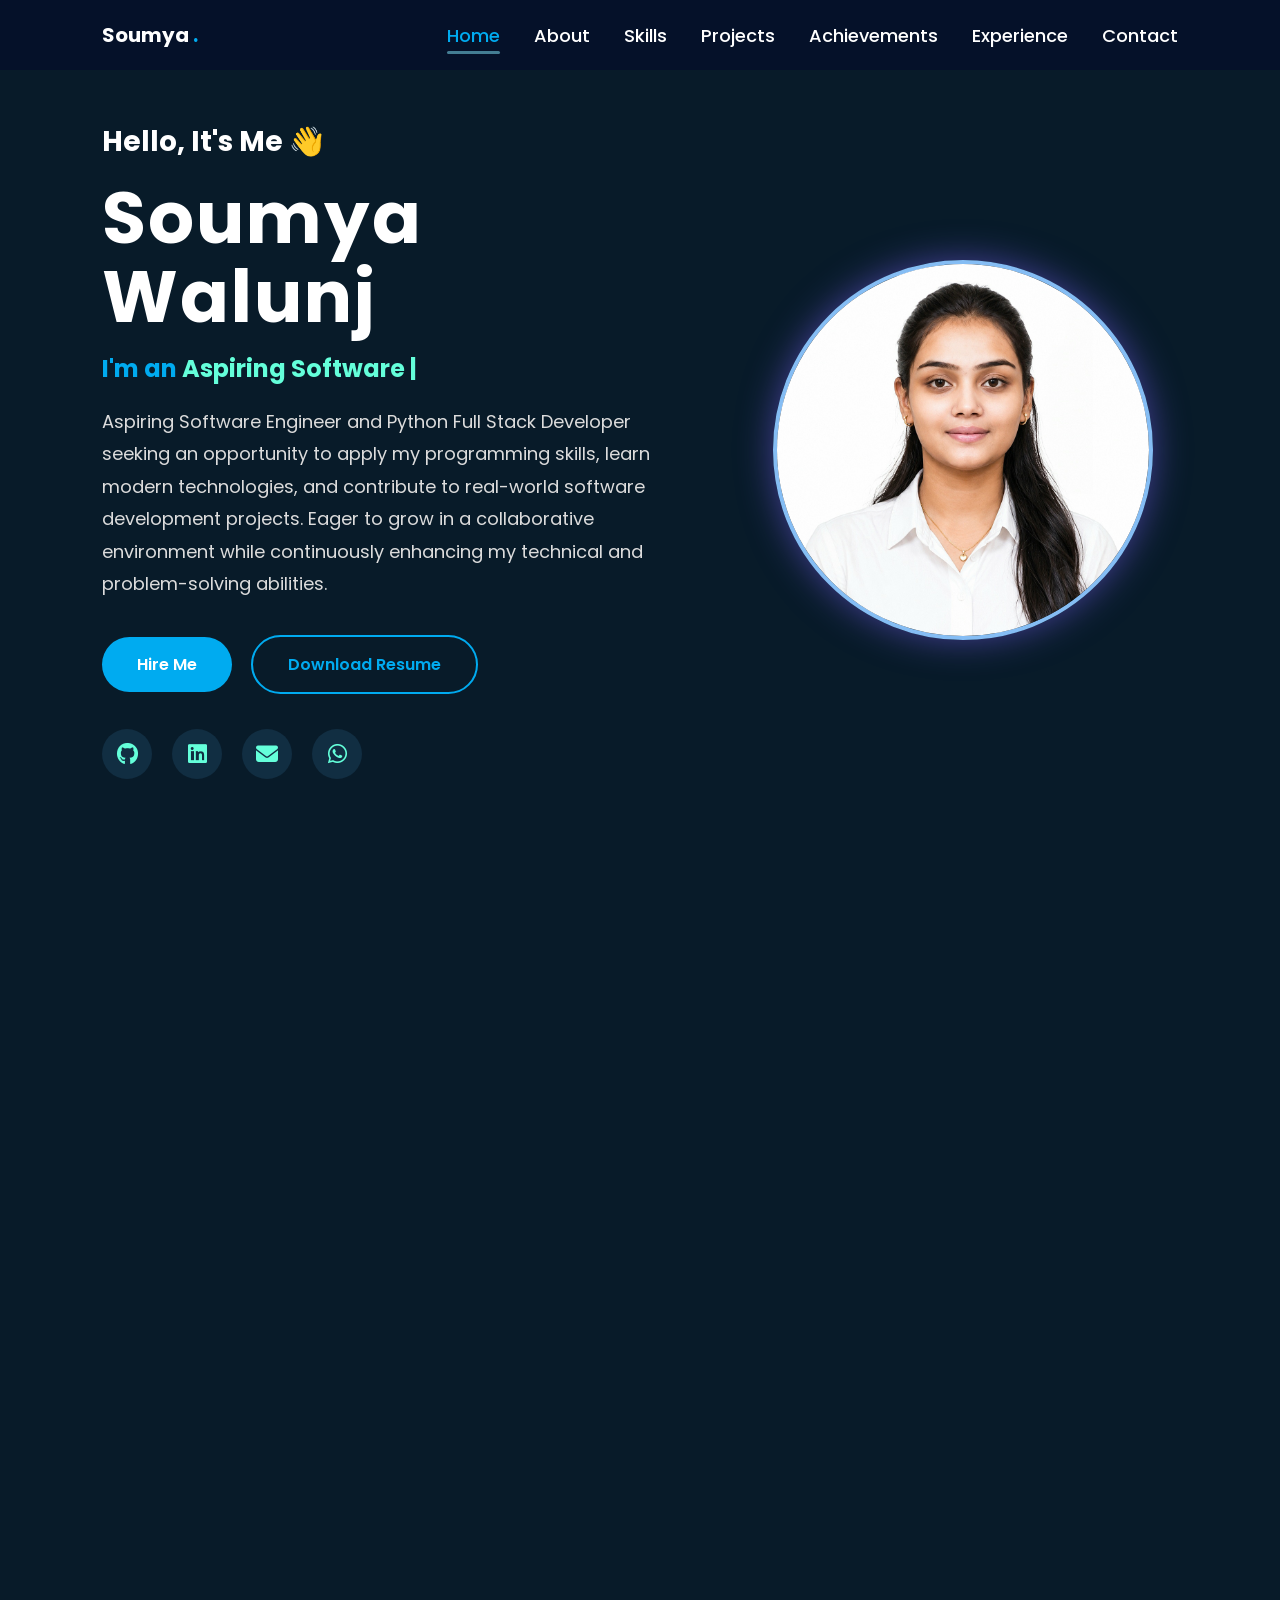
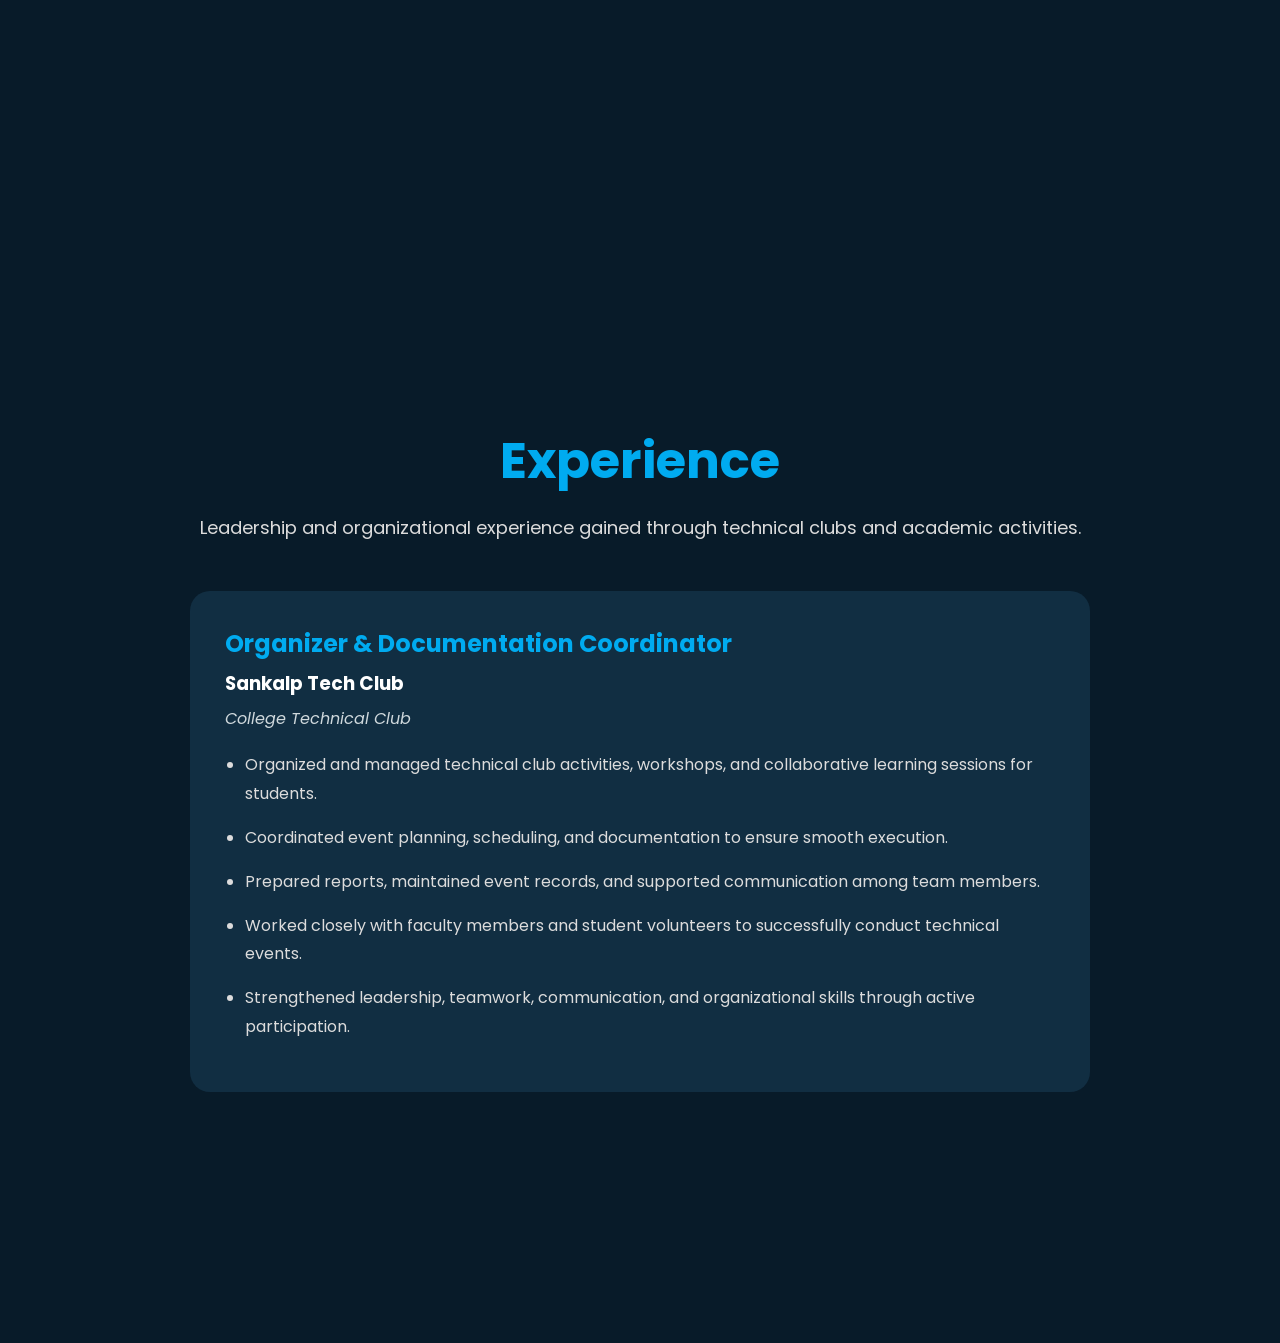
<file: index.html>
<!DOCTYPE html>
<html lang="en">
<head>
<meta charset="UTF-8">
<meta name="viewport" content="width=device-width, initial-scale=1.0">

<title>Soumya Walunj | Portfolio</title>

<link rel="stylesheet" href="style.css">

<link rel="preconnect" href="https://fonts.googleapis.com">
<link rel="preconnect" href="https://fonts.gstatic.com" crossorigin>

<link href="https://fonts.googleapis.com/css2?family=Poppins:wght@300;400;500;600;700&display=swap" rel="stylesheet">

<link rel="stylesheet"
href="https://cdnjs.cloudflare.com/ajax/libs/font-awesome/6.6.0/css/all.min.css">

<link rel="stylesheet" href="https://unpkg.com/aos@2.3.4/dist/aos.css">
</head>

<body>

<header>

<div class="logo">
Soumya <span>.</span>
</div>

<nav>

<a href="#home">Home</a>

<a href="#about">About</a>

<a href="#skills">Skills</a>

<a href="#projects">Projects</a>

<a href="#achievements">Achievements</a>

<a href="#experience">Experience</a>

<a href="#contact">Contact</a>

</nav>
<div class="menu-btn">
    <i class="fa-solid fa-bars"></i>
</div>
</header>


<section id="home" class="hero">

<div class="hero-text">

    <h3>Hello, It's Me 👋</h3>

    <h1>Soumya Walunj</h1>

    <h2>
        I'm an <span class="typing"></span>
    </h2>

    <p>
        Aspiring Software Engineer and Python Full Stack
Developer seeking an opportunity to apply my
programming skills, learn modern technologies,
and contribute to real-world software
development projects. Eager to grow in a
collaborative environment while continuously
enhancing my technical and problem-solving
abilities.

    <div class="buttons">

        <a href="#contact">Hire Me</a>

        <a href="soumya_walunj_resume.pdf" download>
            Download Resume
        </a>

    </div>

    <div class="hero-social">

        <a href="#"><i class="fa-brands fa-github"></i></a>

        <a href="#"><i class="fa-brands fa-linkedin"></i></a>

        <a href="mailto:soumyawalunj3@gmail.com">
            <i class="fa-solid fa-envelope"></i>
        </a>

        <a href="https://wa.me/917666898437?text=Hi%20Soumya!%20I%20visited%20your%20portfolio%20and%20I'm%20interested%20in%20connecting%20with%20you." target="_blank">
    <i class="fa-brands fa-whatsapp"></i>
</a>

    </div>

</div>

<div class="hero-image">

<img src="profile.jpeg" alt="Profile">

</div>

</section>

<!--About Section-->
<section id="about" class="page" data-aos="fade-up">

<div class="hero-stats">

    <div class="stat">

        <h2>3+</h2>

        <p>Projects</p>

    </div>

    <div class="stat">

        <h2>9.59</h2>

        <p>CGPA</p>

    </div>

    <div class="stat">

        <h2>10+</h2>

        <p>Certificates</p>

    </div>

    <div class="stat">

        <h2>2</h2>

        <p>Research Papers</p>

    </div>

</div>

<div class="page-content">

<h1>About Me</h1>

<p>

Hello! I'm <strong>Soumya Walunj</strong>, a B.Sc. Computer Application student with a passion for software development and modern web technologies.

</p>

<p>

I enjoy building responsive websites, solving programming problems, and continuously improving my technical skills.

</p>

<p>

I am currently learning HTML, CSS, JavaScript, Python, Java, SQL, Git, and GitHub while working on real-world projects.

</p>

<p>

My goal is to become a Software Engineer and contribute to innovative software solutions.

</p>

</div>

</section>

<!--Skills Section-->
<section id="skills" class="skills-page" data-aos="fade-left">

<h1>My Skills</h1>

<p class="subtitle">
Here are the technologies and skills I am learning and working with.
</p>

<div class="skills-grid">

<div class="skill-card">
<i class="fa-brands fa-html5"></i>
<h3>HTML5</h3>
<p>Semantic and responsive web structure.</p>
</div>

<div class="skill-card">
<i class="fa-brands fa-css3-alt"></i>
<h3>CSS3</h3>
<p>Responsive layouts, Flexbox, Grid and animations.</p>
</div>

<div class="skill-card">
<i class="fa-brands fa-js"></i>
<h3>JavaScript</h3>
<p>DOM manipulation and interactive web pages.</p>
</div>

<div class="skill-card">
<i class="fa-brands fa-python"></i>
<h3>Python</h3>
<p>Basic programming and problem solving.</p>
</div>

<div class="skill-card">
<i class="fa-brands fa-java"></i>
<h3>Java</h3>
<p>Basic Object-Oriented Programming concepts.</p>
</div>

<div class="skill-card">
<i class="fa-solid fa-database"></i>
<h3>DBMS</h3>
<p>SQL, Tables, Queries and Database concepts.</p>
</div>

<div class="skill-card">
<i class="fa-solid fa-code"></i>
<h3>C & C++</h3>
<p>Programming fundamentals and logic building.</p>
</div>

<div class="skill-card">
<i class="fa-solid fa-diagram-project"></i>
<h3>Basic DSA</h3>
<p>Arrays, Searching, Sorting and basic algorithms.</p>
</div>

<div class="skill-card">
<i class="fa-solid fa-lightbulb"></i>
<h3>Problem Solving</h3>
<p>Analytical thinking and logical approach.</p>
</div>

<div class="skill-card">
<i class="fa-solid fa-users"></i>
<h3>Teamwork</h3>
<p>Collaboration and effective communication.</p>
</div>

</div>

</section>

<!--Project Section-->
<section id="projects" class="projects" data-aos="zoom-in">

<h1>My Projects</h1>

<p class="project-subtitle">
Here are some projects that showcase my technical skills and problem-solving abilities.
</p>

<div class="project-container">

<!-- Project 1 -->

<div class="project-card">

<h2>🌿 Green Campus - QR Based Medicinal Plant Information System</h2>

<p>

Developed a QR code–based system that provides digital information about medicinal and Ayurvedic plants on campus. Users can scan QR codes to access botanical details, medicinal uses, and Ayurvedic significance. The project promotes sustainability and supports paperless learning.

</p>

<h4>Technologies Used</h4>

<div class="tech">

<span>HTML</span>

<span>CSS</span>

<span>QR Codes</span>

</div>

<div class="project-buttons">

<a href="https://kabir663.github.io/homepage/" target="_blank">Live Project</a>

</div>

</div>

<!-- Project 2 -->

<div class="project-card">

<h2>🍱 Share-Bite - NGO Mediated Food Redistribution Platform</h2>

<p>

Developed a web platform to reduce food waste through ethical food redistribution. It includes donor and receiver management features to improve food accessibility. A research paper based on this project was published in the IJERT Conference Proceedings.

</p>

<h4>Technologies Used</h4>

<div class="tech">

<span>HTML</span>

<span>CSS</span>

<span>PHP</span>

<span>JavaScript</span>

</div>

<div class="project-buttons">

<button class="coming-soon">Research Project</button>

</div>

</div>

<!-- Project 3 -->

<div class="project-card">

<h2>📋 Campus Leave - Smart Leave Application Portal</h2>

<p>

Designed and developed a web-based leave management system for students and faculty. The system simplifies leave requests and approvals while reducing paperwork through a digital workflow.

</p>

<h4>Technologies Used</h4>

<div class="tech">

<span>HTML</span>

<span>CSS</span>

<span>PHP</span>

<span>JavaScript</span>

</div>

<div class="project-buttons">

<a href="https://soumya-leave.infinityfreeapp.com/?i=1" target="_blank">Live Project</a>

</div>

</div>

</div>

</section>

<!--Achievements Section-->

<section id="achievements" class="achievements" data-aos="fade-right">

<h1>Achievements & Certifications</h1>

<p class="achievement-subtitle">
Awards, certifications, research contributions, and academic milestones that reflect my learning journey.
</p>

<div class="achievement-grid">

<div class="achievement-card">
<i class="fa-solid fa-trophy"></i>
<h3>Academic Topper Award</h3>
<p>
Received the Academic Topper Award for securing a <b>CGPA of 9.59</b> in the first year of B.Sc. Computer Application.
</p>
</div>

<div class="achievement-card">
<i class="fa-solid fa-medal"></i>
<h3>2nd Prize - Eco Innovation</h3>
<p>
Won <b>2nd Prize</b> in an Intercollegiate Eco-Innovation Competition for the project <b>"Share-Bite"</b>.
</p>
</div>

<div class="achievement-card">
<i class="fa-solid fa-award"></i>
<h3>3rd Prize - Career Symposium</h3>
<p>
Secured <b>3rd Prize</b> in the Student Participation Symposium titled <b>"Blueprint of My Career"</b>.
</p>
</div>

<div class="achievement-card">
<i class="fa-solid fa-file-circle-check"></i>
<h3>IJERT Research Paper</h3>
<p>
Research paper based on the <b>Share-Bite</b> project published in the IJERT Conference Proceedings.
</p>
</div>

<div class="achievement-card">
<i class="fa-solid fa-book-open"></i>
<h3>Shodh Manthan</h3>
<p>
Participated in the National Level Research Paper Conference and presented innovative research work.
</p>
</div>

<div class="achievement-card">
<i class="fa-solid fa-laptop-code"></i>
<h3>NPTEL Programming in Java</h3>
<p>
Successfully completed the NPTEL Programming in Java course with <b>70%</b> marks.
</p>
</div>

<div class="achievement-card">
<i class="fa-brands fa-microsoft"></i>
<h3>Microsoft Code Without Barriers</h3>
<p>
Completed AI training covering Azure AI Services, Responsible AI, Microsoft 365 Copilot, and AI fundamentals.
</p>
</div>

<div class="achievement-card">
<i class="fa-solid fa-users"></i>
<h3>Technical Participation</h3>
<p>
Actively participated in numerous college and intercollegiate technical project exhibitions, paper presentations, and innovation competitions.
</p>
</div>

</div>

</section>

<!--Experience section-->
<section id="experience" class="experience" data-aos="slide-up">

    <h1>Experience</h1>

    <p class="experience-subtitle">
        Leadership and organizational experience gained through technical clubs and academic activities.
    </p>

    <div class="experience-card">

        <h2>Organizer & Documentation Coordinator</h2>

        <h3>Sankalp Tech Club</h3>

        <span class="duration">College Technical Club</span>

        <ul>
            <li>Organized and managed technical club activities, workshops, and collaborative learning sessions for students.</li>

            <li>Coordinated event planning, scheduling, and documentation to ensure smooth execution.</li>

            <li>Prepared reports, maintained event records, and supported communication among team members.</li>

            <li>Worked closely with faculty members and student volunteers to successfully conduct technical events.</li>

            <li>Strengthened leadership, teamwork, communication, and organizational skills through active participation.</li>
        </ul>

    </div>

</section>

<!--Contact Section-->

<section id="contact" class="contact" data-aos="fade-up">

<h1>Contact Me</h1>

<p class="contact-subtitle">
Interested in working together? Feel free to contact me.
</p>

<div class="contact-container">

<div class="contact-info">

<h2>Get In Touch</h2>

<p><i class="fa-solid fa-envelope"></i> soumyawalunj3@gmail.com</p>

<a href="https://wa.me/917666898437?text=Hi%20Soumya!%20I%20visited%20your%20portfolio%20and%20I'm%20interested%20in%20connecting%20with%20you." target="_blank">
<p><i class="fa-brands fa-whatsapp"></i>7666898437</p>
</a>

<p><i class="fa-solid fa-location-dot"></i> Pune, Maharashtra, India</p>

<div class="social-links">

<a href="https://github.com/YOUR_GITHUB" target="_blank">
<i class="fa-brands fa-github"></i>
</a>

<a href="https://www.linkedin.com/in/soumya-walunj-818491356?utm_source=share_via&utm_content=profile&utm_medium=member_android" target="_blank">
<i class="fa-brands fa-linkedin"></i>
</a>

<a href="mailto:soumyawalunj3@gmail.com">
<i class="fa-solid fa-envelope"></i>
</a>

<a href="https://wa.me/917666898437?text=Hi%20Soumya,%20I%20visited%20your%20portfolio%20and%20would%20like%20to%20connect."
target="_blank">

<i class="fa-brands fa-whatsapp"></i>

</a>

</div>

</div>

<div class="contact-form">

<form id="contactForm">

<input type="text" name="name" placeholder="Your Name" required>

<input type="email" name="email" placeholder="Your Email" required>

<input type="text" name="company" placeholder="Company (Optional)">

<input type="text" name="subject" placeholder="Subject" required>

<textarea name="message" rows="6" placeholder="Your Message" required></textarea>

<button type="submit">
    Send Message
</button>
</form>

</div>

</div>

</section>

<script src="https://unpkg.com/aos@2.3.4/dist/aos.js"></script>
<script src="script.js"></script>
<script src="https://unpkg.com/aos@2.3.4/dist/aos.js"></script>
<script src="script.js"></script>

</body>
</body>
</html>
</file>
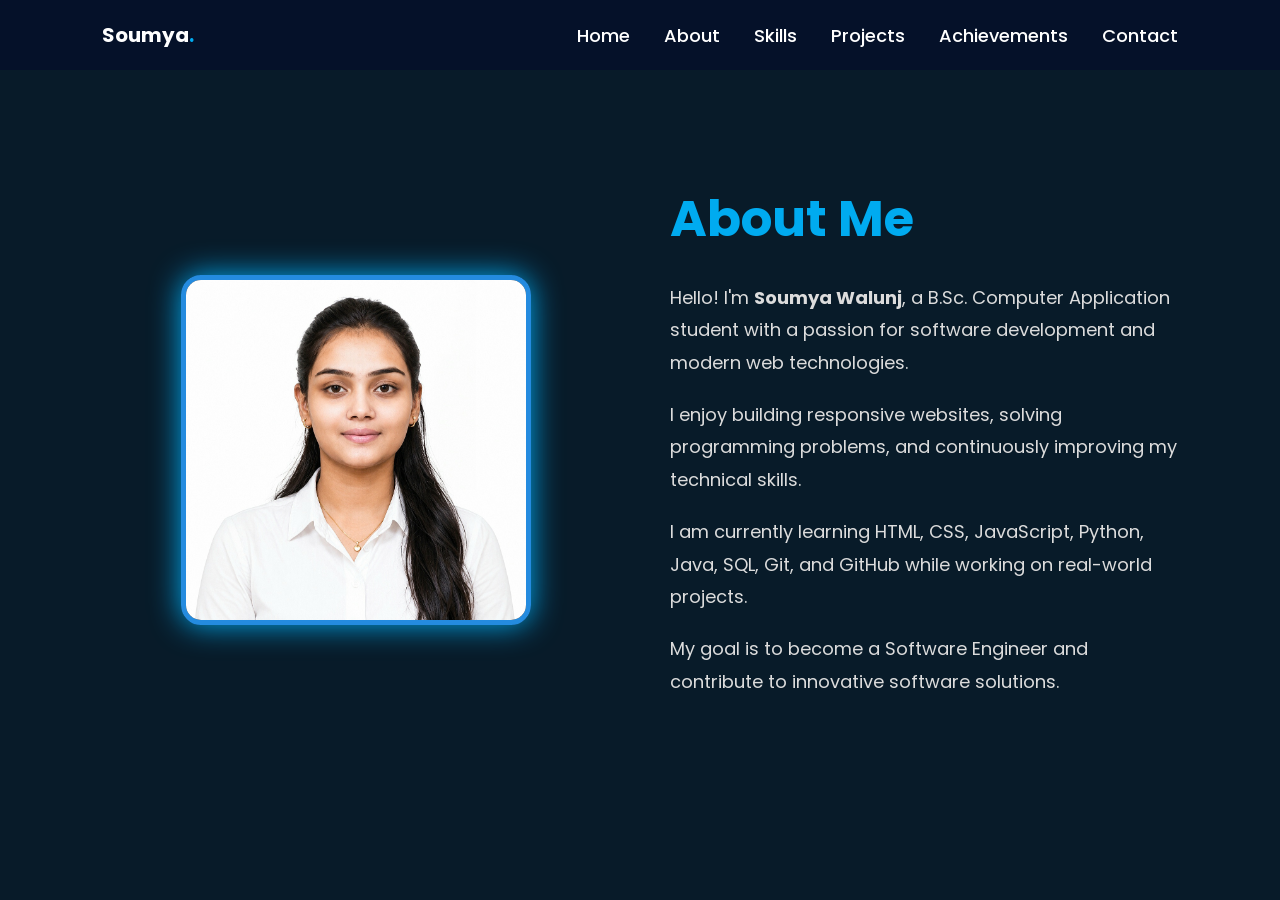
<file: about.html>
<!DOCTYPE html>
<html lang="en">

<head>

<meta charset="UTF-8">
<meta name="viewport" content="width=device-width, initial-scale=1.0">

<title>About | Soumya Walunj</title>

<link rel="stylesheet" href="style.css">

<link href="https://fonts.googleapis.com/css2?family=Poppins:wght@300;400;500;600;700&display=swap" rel="stylesheet">

<link rel="stylesheet" href="https://cdnjs.cloudflare.com/ajax/libs/font-awesome/6.6.0/css/all.min.css">

</head>

<body>

<header>

<div class="logo">
Soumya<span>.</span>
</div>

<nav>

<a href="index.html">Home</a>
<a href="about.html">About</a>
<a href="skills.html">Skills</a>
<a href="projects.html">Projects</a>
<a href="achievements.html">Achievements</a>
<a href="contact.html">Contact</a>

</nav>

</header>

<section class="page">

<div class="page-image">

<img src="profile.jpeg" alt="Profile">

</div>

<div class="page-content">

<h1>About Me</h1>

<p>

Hello! I'm <strong>Soumya Walunj</strong>, a B.Sc. Computer Application student with a passion for software development and modern web technologies.

</p>

<p>

I enjoy building responsive websites, solving programming problems, and continuously improving my technical skills.

</p>

<p>

I am currently learning HTML, CSS, JavaScript, Python, Java, SQL, Git, and GitHub while working on real-world projects.

</p>

<p>

My goal is to become a Software Engineer and contribute to innovative software solutions.

</p>

</div>

</section>

<script src="script.js"></script>

</body>

</html>
</file>
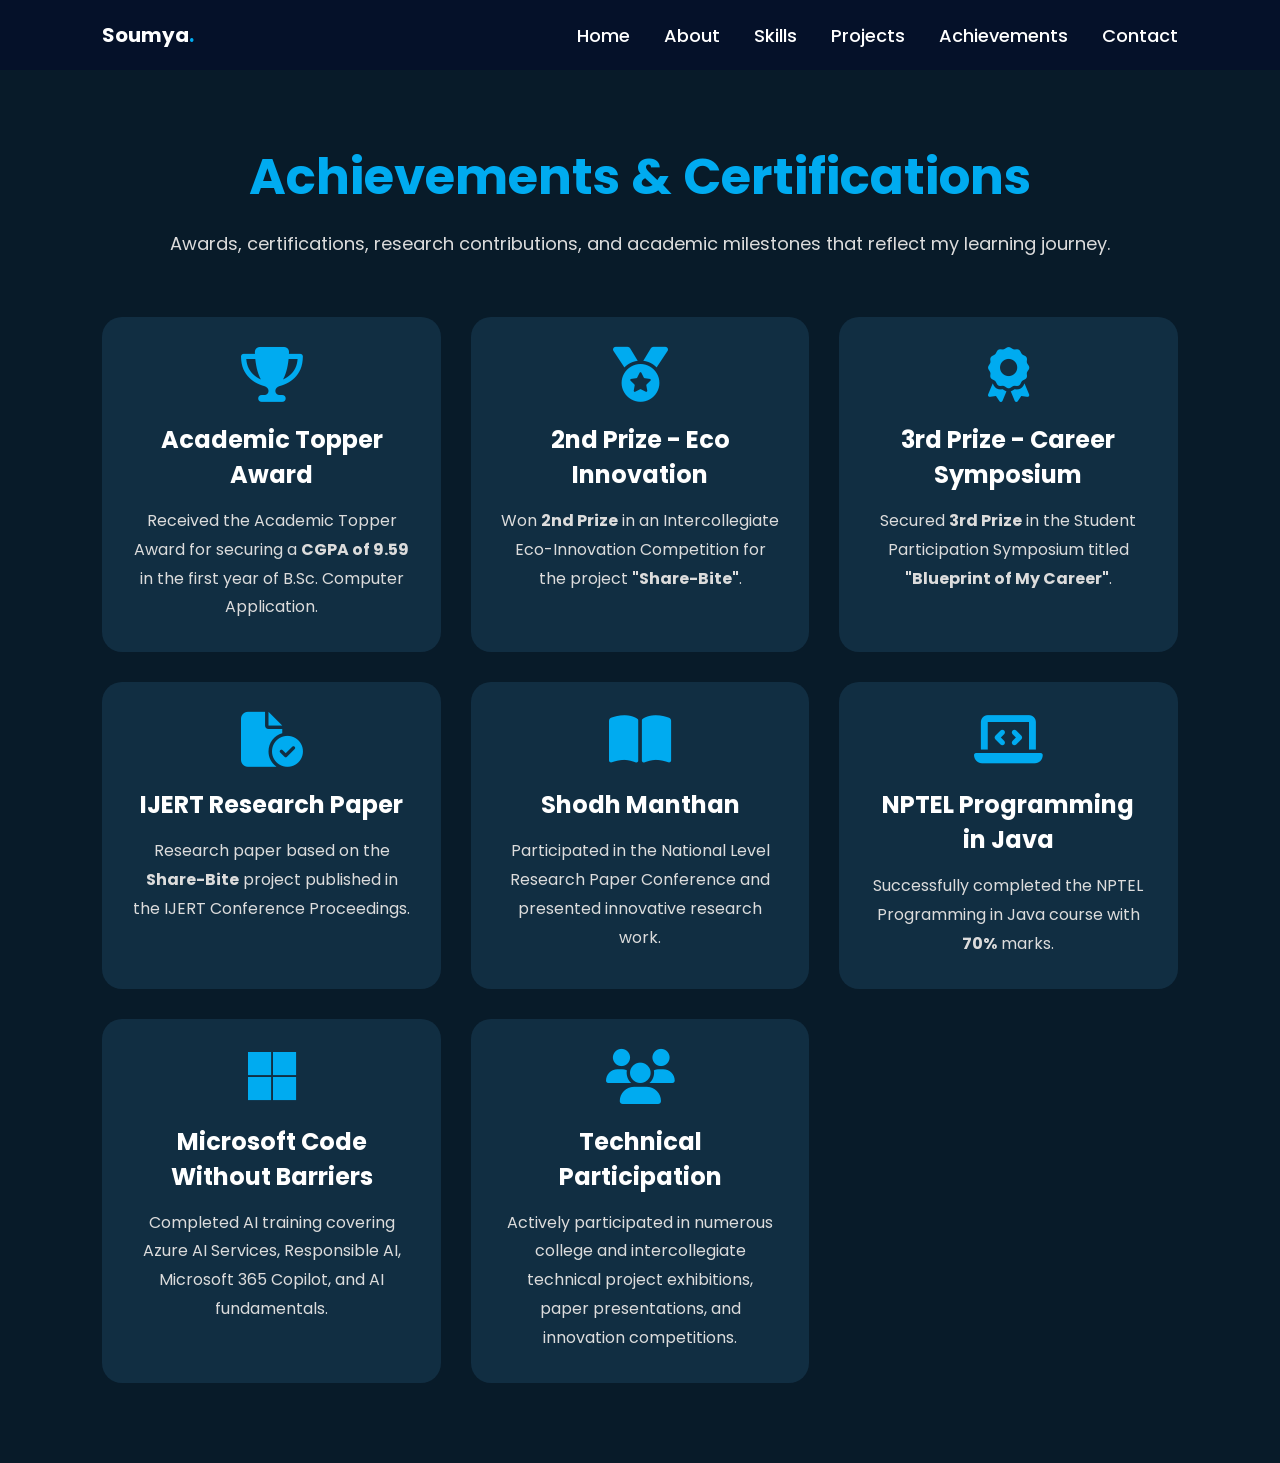
<file: achievements.html>
<!DOCTYPE html>
<html lang="en">

<head>

<meta charset="UTF-8">
<meta name="viewport" content="width=device-width, initial-scale=1.0">

<title>Achievements | Soumya Walunj</title>

<link rel="stylesheet" href="style.css">

<link href="https://fonts.googleapis.com/css2?family=Poppins:wght@300;400;500;600;700&display=swap" rel="stylesheet">

<link rel="stylesheet"
href="https://cdnjs.cloudflare.com/ajax/libs/font-awesome/6.6.0/css/all.min.css">

</head>

<body>

<header>

<div class="logo">
Soumya<span>.</span>
</div>

<nav>

<a href="index.html">Home</a>
<a href="about.html">About</a>
<a href="skills.html">Skills</a>
<a href="projects.html">Projects</a>
<a href="achievements.html">Achievements</a>
<a href="contact.html">Contact</a>

</nav>

</header>

<section class="achievements">

<h1>Achievements & Certifications</h1>

<p class="achievement-subtitle">
Awards, certifications, research contributions, and academic milestones that reflect my learning journey.
</p>

<div class="achievement-grid">

<div class="achievement-card">
<i class="fa-solid fa-trophy"></i>
<h3>Academic Topper Award</h3>
<p>
Received the Academic Topper Award for securing a <b>CGPA of 9.59</b> in the first year of B.Sc. Computer Application.
</p>
</div>

<div class="achievement-card">
<i class="fa-solid fa-medal"></i>
<h3>2nd Prize - Eco Innovation</h3>
<p>
Won <b>2nd Prize</b> in an Intercollegiate Eco-Innovation Competition for the project <b>"Share-Bite"</b>.
</p>
</div>

<div class="achievement-card">
<i class="fa-solid fa-award"></i>
<h3>3rd Prize - Career Symposium</h3>
<p>
Secured <b>3rd Prize</b> in the Student Participation Symposium titled <b>"Blueprint of My Career"</b>.
</p>
</div>

<div class="achievement-card">
<i class="fa-solid fa-file-circle-check"></i>
<h3>IJERT Research Paper</h3>
<p>
Research paper based on the <b>Share-Bite</b> project published in the IJERT Conference Proceedings.
</p>
</div>

<div class="achievement-card">
<i class="fa-solid fa-book-open"></i>
<h3>Shodh Manthan</h3>
<p>
Participated in the National Level Research Paper Conference and presented innovative research work.
</p>
</div>

<div class="achievement-card">
<i class="fa-solid fa-laptop-code"></i>
<h3>NPTEL Programming in Java</h3>
<p>
Successfully completed the NPTEL Programming in Java course with <b>70%</b> marks.
</p>
</div>

<div class="achievement-card">
<i class="fa-brands fa-microsoft"></i>
<h3>Microsoft Code Without Barriers</h3>
<p>
Completed AI training covering Azure AI Services, Responsible AI, Microsoft 365 Copilot, and AI fundamentals.
</p>
</div>

<div class="achievement-card">
<i class="fa-solid fa-users"></i>
<h3>Technical Participation</h3>
<p>
Actively participated in numerous college and intercollegiate technical project exhibitions, paper presentations, and innovation competitions.
</p>
</div>

</div>

</section>

<script src="script.js"></script>

</body>

</html>
</file>
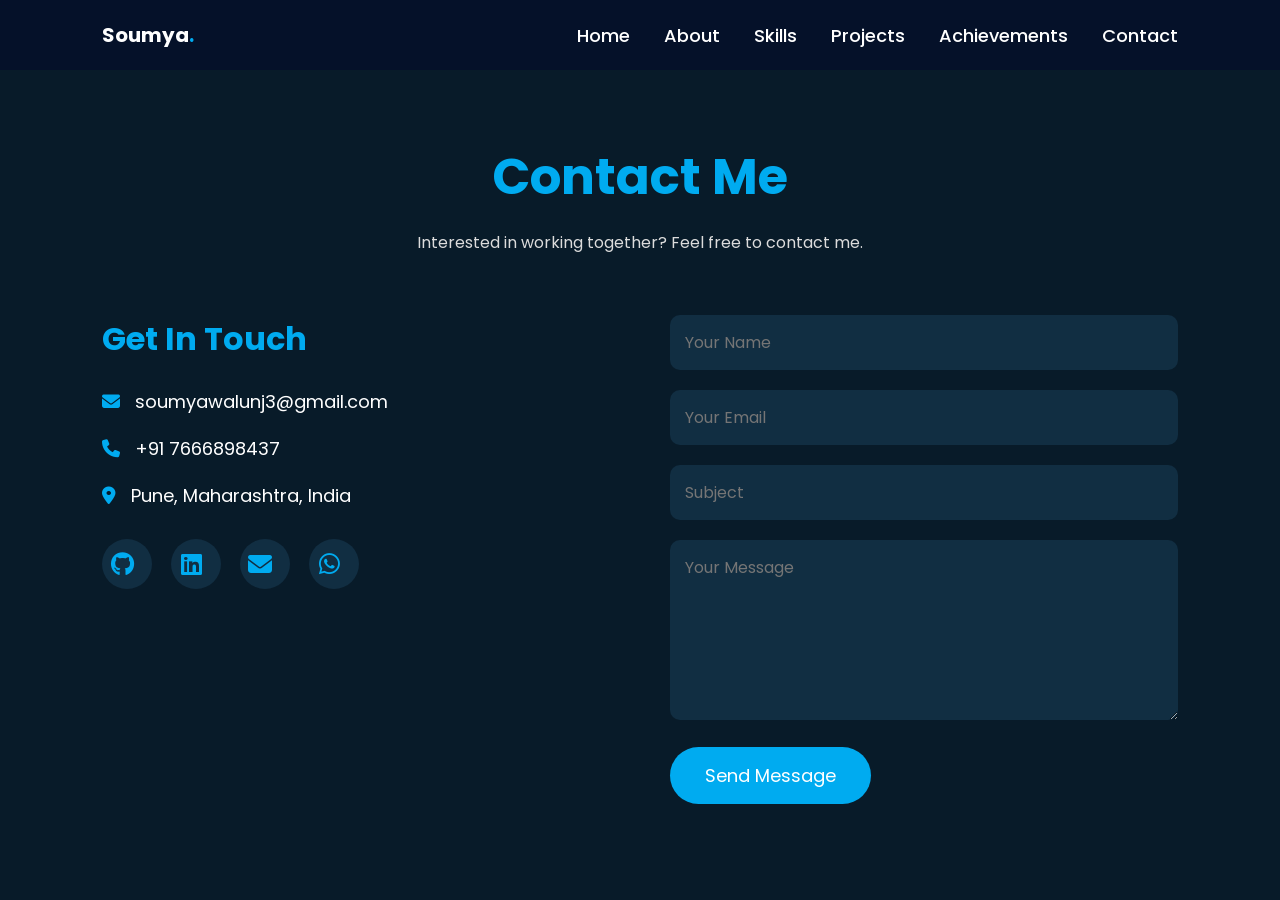
<file: contact.html>
<!DOCTYPE html>
<html lang="en">

<head>

<meta charset="UTF-8">
<meta name="viewport" content="width=device-width, initial-scale=1.0">

<title>Contact | Soumya Walunj</title>

<link rel="stylesheet" href="style.css">

<link href="https://fonts.googleapis.com/css2?family=Poppins:wght@300;400;500;600;700&display=swap" rel="stylesheet">

<link rel="stylesheet"
href="https://cdnjs.cloudflare.com/ajax/libs/font-awesome/6.6.0/css/all.min.css">

</head>

<body>

<header>

<div class="logo">
Soumya<span>.</span>
</div>

<nav>

<a href="index.html">Home</a>
<a href="about.html">About</a>
<a href="skills.html">Skills</a>
<a href="projects.html">Projects</a>
<a href="achievements.html">Achievements</a>
<a href="contact.html">Contact</a>

</nav>

</header>

<section class="contact">

<h1>Contact Me</h1>

<p class="contact-subtitle">
Interested in working together? Feel free to contact me.
</p>

<div class="contact-container">

<div class="contact-info">

<h2>Get In Touch</h2>

<p><i class="fa-solid fa-envelope"></i> soumyawalunj3@gmail.com</p>

<p><i class="fa-solid fa-phone"></i> +91 7666898437</p>

<p><i class="fa-solid fa-location-dot"></i> Pune, Maharashtra, India</p>

<div class="social-links">

<a href="https://github.com/YOUR_GITHUB" target="_blank">
<i class="fa-brands fa-github"></i>
</a>

<a href="https://linkedin.com/in/soumya-walunj
818491356" target="_blank">
<i class="fa-brands fa-linkedin"></i>
</a>

<a href="mailto:soumyawalunj3@gmail.com">
<i class="fa-solid fa-envelope"></i>
</a>

<a href="https://wa.me/917666898437?text=Hi%20Soumya,%20I%20visited%20your%20portfolio%20and%20would%20like%20to%20connect."
target="_blank">

<i class="fa-brands fa-whatsapp"></i>

</a>

</div>

</div>

<div class="contact-form">

<form action="mailto:soumyawalunj3@gmail.com" method="post" enctype="text/plain">

<input type="text" placeholder="Your Name" required>

<input type="email" placeholder="Your Email" required>

<input type="text" placeholder="Subject" required>

<textarea rows="6" placeholder="Your Message"></textarea>

<button type="submit">

Send Message

</button>

</form>

</div>

</div>

</section>

<script src="script.js"></script>

</body>
</html>
</file>
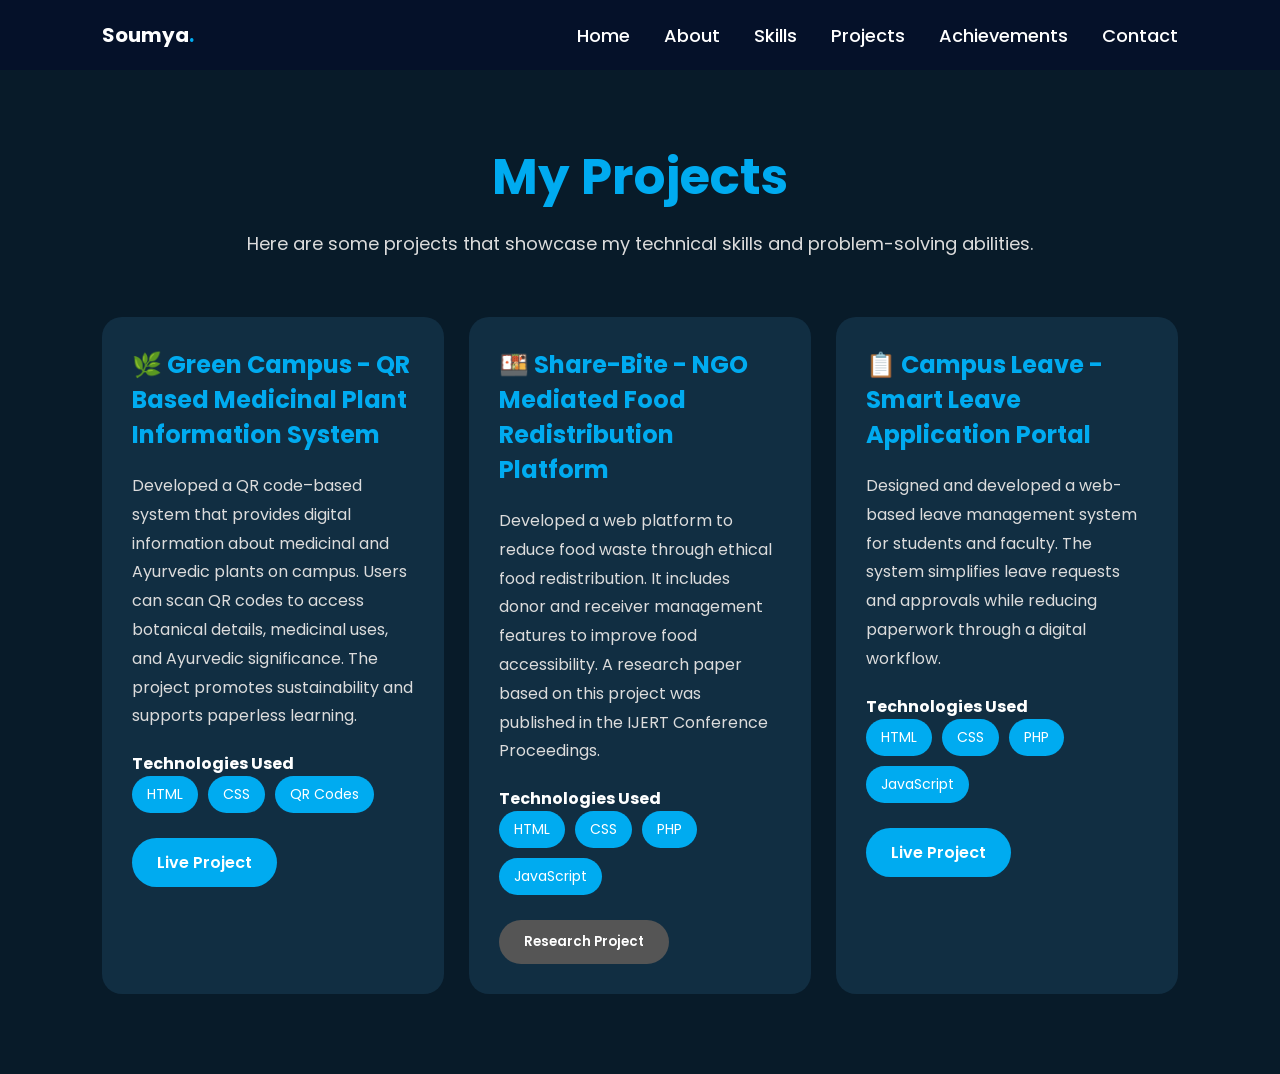
<file: projects.html>
<!DOCTYPE html>
<html lang="en">

<head>

<meta charset="UTF-8">
<meta name="viewport" content="width=device-width, initial-scale=1.0">

<title>Projects | Soumya Walunj</title>

<link rel="stylesheet" href="style.css">

<link href="https://fonts.googleapis.com/css2?family=Poppins:wght@300;400;500;600;700&display=swap" rel="stylesheet">

<link rel="stylesheet"
href="https://cdnjs.cloudflare.com/ajax/libs/font-awesome/6.6.0/css/all.min.css">

</head>

<body>

<header>

<div class="logo">
Soumya<span>.</span>
</div>

<nav>

<a href="index.html">Home</a>
<a href="about.html">About</a>
<a href="skills.html">Skills</a>
<a href="projects.html">Projects</a>
<a href="achievements.html">Achievements</a>
<a href="contact.html">Contact</a>

</nav>

</header>

<section class="projects">

<h1>My Projects</h1>

<p class="project-subtitle">
Here are some projects that showcase my technical skills and problem-solving abilities.
</p>

<div class="project-container">

<!-- Project 1 -->

<div class="project-card">

<h2>🌿 Green Campus - QR Based Medicinal Plant Information System</h2>

<p>

Developed a QR code–based system that provides digital information about medicinal and Ayurvedic plants on campus. Users can scan QR codes to access botanical details, medicinal uses, and Ayurvedic significance. The project promotes sustainability and supports paperless learning.

</p>

<h4>Technologies Used</h4>

<div class="tech">

<span>HTML</span>

<span>CSS</span>

<span>QR Codes</span>

</div>

<div class="project-buttons">

<a href="YOUR_GREEN_CAMPUS_LINK" target="_blank">Live Project</a>

</div>

</div>

<!-- Project 2 -->

<div class="project-card">

<h2>🍱 Share-Bite - NGO Mediated Food Redistribution Platform</h2>

<p>

Developed a web platform to reduce food waste through ethical food redistribution. It includes donor and receiver management features to improve food accessibility. A research paper based on this project was published in the IJERT Conference Proceedings.

</p>

<h4>Technologies Used</h4>

<div class="tech">

<span>HTML</span>

<span>CSS</span>

<span>PHP</span>

<span>JavaScript</span>

</div>

<div class="project-buttons">

<button class="coming-soon">Research Project</button>

</div>

</div>

<!-- Project 3 -->

<div class="project-card">

<h2>📋 Campus Leave - Smart Leave Application Portal</h2>

<p>

Designed and developed a web-based leave management system for students and faculty. The system simplifies leave requests and approvals while reducing paperwork through a digital workflow.

</p>

<h4>Technologies Used</h4>

<div class="tech">

<span>HTML</span>

<span>CSS</span>

<span>PHP</span>

<span>JavaScript</span>

</div>

<div class="project-buttons">

<a href="YOUR_LEAVE_PORTAL_LINK" target="_blank">Live Project</a>

</div>

</div>

</div>

</section>

<script src="script.js"></script>

</body>
</html>
</file>
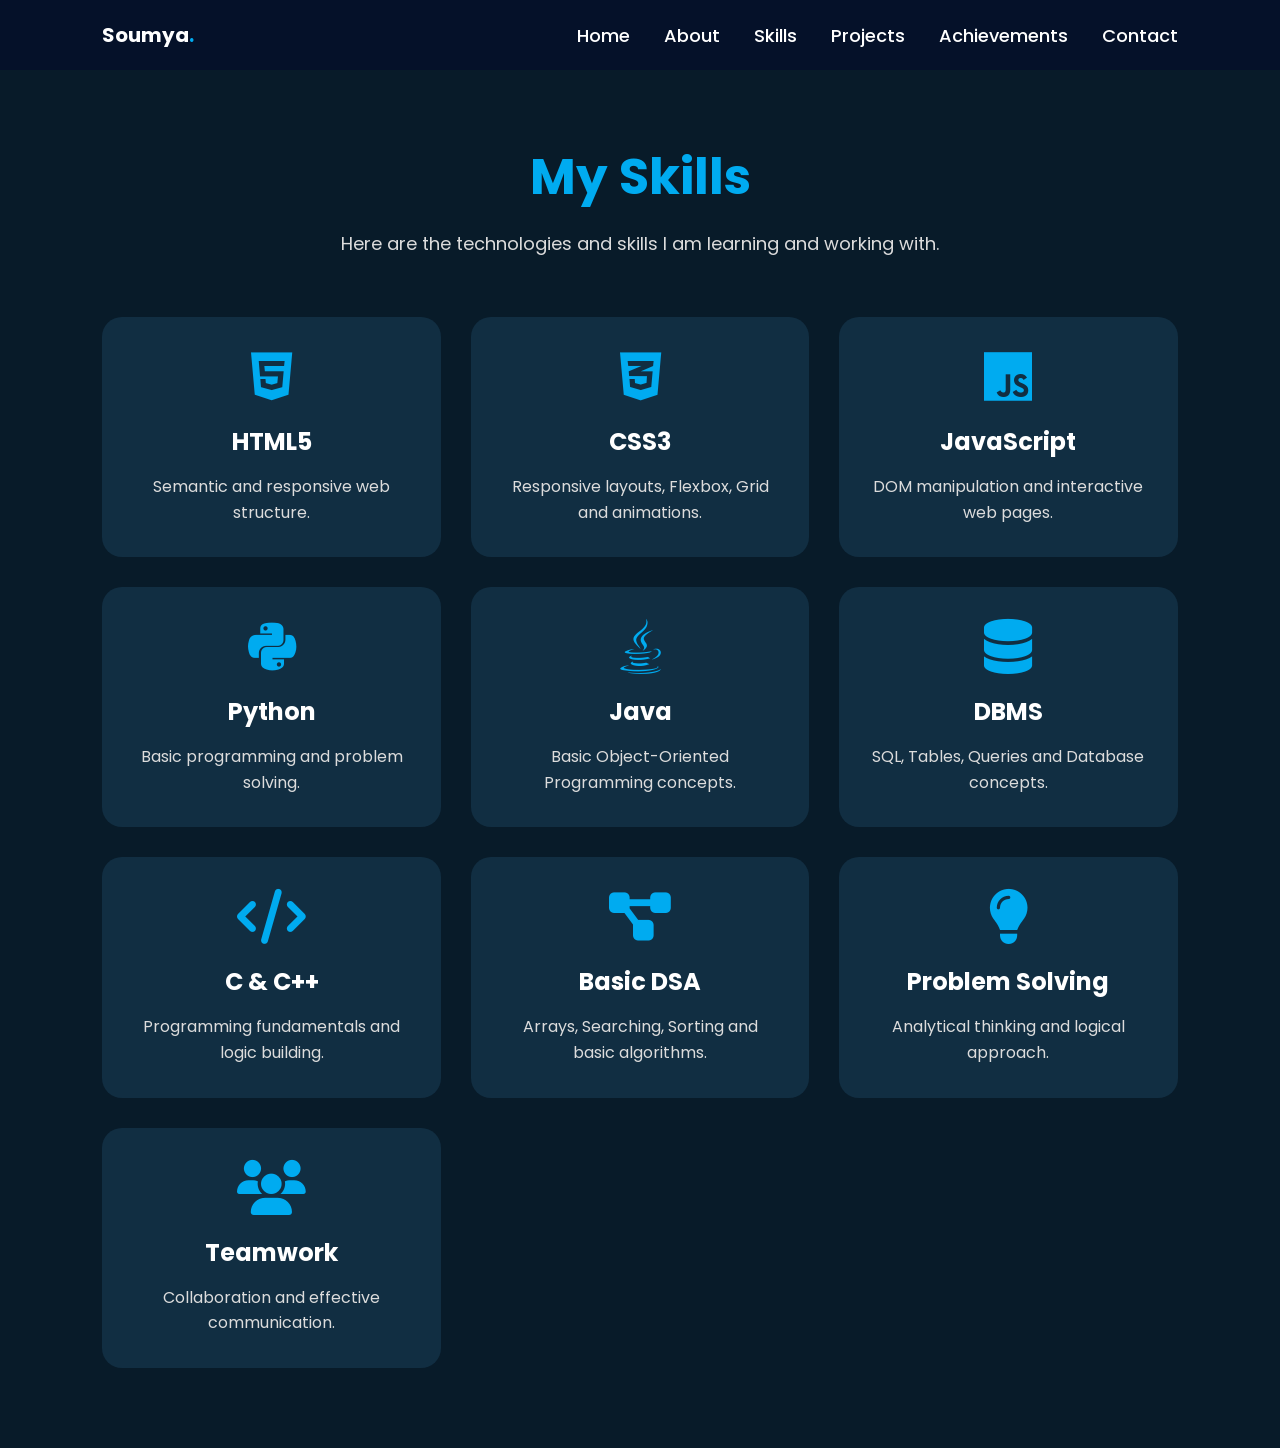
<file: skills.html>
<!DOCTYPE html>
<html lang="en">

<head>

<meta charset="UTF-8">
<meta name="viewport" content="width=device-width, initial-scale=1.0">

<title>Skills | Soumya Walunj</title>

<link rel="stylesheet" href="style.css">

<link href="https://fonts.googleapis.com/css2?family=Poppins:wght@300;400;500;600;700&display=swap" rel="stylesheet">

<link rel="stylesheet"
href="https://cdnjs.cloudflare.com/ajax/libs/font-awesome/6.6.0/css/all.min.css">

</head>

<body>

<header>

<div class="logo">
Soumya<span>.</span>
</div>

<nav>

<a href="index.html">Home</a>
<a href="about.html">About</a>
<a href="skills.html">Skills</a>
<a href="projects.html">Projects</a>
<a href="achievements.html">Achievements</a>
<a href="contact.html">Contact</a>

</nav>

</header>

<section class="skills-page">

<h1>My Skills</h1>

<p class="subtitle">
Here are the technologies and skills I am learning and working with.
</p>

<div class="skills-grid">

<div class="skill-card">
<i class="fa-brands fa-html5"></i>
<h3>HTML5</h3>
<p>Semantic and responsive web structure.</p>
</div>

<div class="skill-card">
<i class="fa-brands fa-css3-alt"></i>
<h3>CSS3</h3>
<p>Responsive layouts, Flexbox, Grid and animations.</p>
</div>

<div class="skill-card">
<i class="fa-brands fa-js"></i>
<h3>JavaScript</h3>
<p>DOM manipulation and interactive web pages.</p>
</div>

<div class="skill-card">
<i class="fa-brands fa-python"></i>
<h3>Python</h3>
<p>Basic programming and problem solving.</p>
</div>

<div class="skill-card">
<i class="fa-brands fa-java"></i>
<h3>Java</h3>
<p>Basic Object-Oriented Programming concepts.</p>
</div>

<div class="skill-card">
<i class="fa-solid fa-database"></i>
<h3>DBMS</h3>
<p>SQL, Tables, Queries and Database concepts.</p>
</div>

<div class="skill-card">
<i class="fa-solid fa-code"></i>
<h3>C & C++</h3>
<p>Programming fundamentals and logic building.</p>
</div>

<div class="skill-card">
<i class="fa-solid fa-diagram-project"></i>
<h3>Basic DSA</h3>
<p>Arrays, Searching, Sorting and basic algorithms.</p>
</div>

<div class="skill-card">
<i class="fa-solid fa-lightbulb"></i>
<h3>Problem Solving</h3>
<p>Analytical thinking and logical approach.</p>
</div>

<div class="skill-card">
<i class="fa-solid fa-users"></i>
<h3>Teamwork</h3>
<p>Collaboration and effective communication.</p>
</div>

</div>

</section>

<script src="script.js"></script>

</body>
</html>
</file>
<file: style.css>
/* Google Font */
*{
    margin:0;
    padding:0;
    box-sizing:border-box;
    font-family:'Poppins',sans-serif;
}

html{
    scroll-behavior:smooth;
}

body{
    background:#081b29;
    color:#fff;
    overflow-x:hidden;
}
section{
    scroll-margin-top: 100px;
}
html, body{
    overflow-x: hidden;
}
/* Header */

header{
    position:fixed;
    top:0;
    left:0;
    right: 0;
    width:100%;
    padding:20px 8%;
    display:flex;
    justify-content:space-between;
    align-items:center;
    background:#051129;
    z-index:1000;
}
.menu-btn{

display:none;

font-size:30px;

color:#64FFDA;

cursor:pointer;

}

.logo{
    font-size:20px;
    font-weight:bold;
}

.logo span{
    color:#00abf0;
}

nav a{
    position:relative;
    color:#fff;
    text-decoration:none;
    margin-left:30px;
    font-size:18px;
    font-weight:500;
    transition:.3s;
}

nav a:hover{
    color:#00abf0;
}

nav a::after{

    content:'';

    position:absolute;

    left:0;

    bottom:-6px;

    width:0%;

    height:3px;

    background:#447d93;

    border-radius:10px;

    transition:.4s ease;

}

nav a:hover::after{

    width:100%;

}

nav a.active{

color:#00abf0;

}

nav a.active::after{

width:100%;

}

/* Hero Section */

.hero{
    min-height:100vh;
    display:flex;
    justify-content:space-between;
    align-items:center;
    padding:120px 8%;
    position: relative;
    z-index: 1;
}

.hero-text{
    width:55%;
}

.hero-text h3{
    font-size:28px;
}

.hero-text h1{

font-size:72px;

font-weight:700;

line-height:1.1;

margin:15px 0;

letter-spacing:2px;

}

.hero-text h2{
    color:#00abf0;
    margin-bottom:20px;
}

.hero-text p{
    font-size:18px;
    line-height:1.8;
    color:#dcdcdc;
}

.buttons{
    margin-top:35px;
}

.buttons a{
    display:inline-block;
    text-decoration:none;
    margin-right:15px;
    padding:15px 35px;
    border-radius:40px;
    transition:.3s;
    font-weight:600;
}

.buttons a:first-child{
    background:#00abf0;
    color:white;
}

.buttons a:last-child{
    border:2px solid #00abf0;
    color:#00abf0;
}

.buttons a:hover{
    transform:translateY(-5px);
    box-shadow:0 0 20px #00abf0;
}

.hero-image{
    width:40%;
    display:flex;
    justify-content:center;
    position:relative;
    z-index:1;
}

.hero-image img{

width:380px;

height:380px;

border-radius:50%;

border:4px solid #85bdf4;

object-fit:cover;

box-shadow:0 0 35px rgba(128, 100, 255, 0.5);

transition:.5s;

position: relative;
z-index: 1;

}

.hero-image img:hover{

transform:scale(1.05);

box-shadow:0 0 60px rgba(9, 113, 204, 0.8);

}

/* Responsive */

@media(max-width:900px){

header{
    display:flex;
    justify-content:space-between;
    align-items:center;
    padding:18px 20px;
}

.logo{
    font-size:32px;
}

nav{
    margin-top:15px;
}

.hero{
    flex-direction:column-reverse;
    text-align:center;
}

.hero-text{
    width:100%;
}

.hero-image{
    width:100%;
    margin-bottom:40px;
}

.hero-image img{
    width:250px;
    height:250px;
}

.hero-text h1{
    font-size:42px;
}

}
/* ---------- Common Page Style ---------- */

.page{

min-height:100vh;

display:flex;

justify-content:space-between;

align-items:center;

padding:130px 8%;

gap:60px;

}

.page-image{

flex:1;

display:flex;

justify-content:center;

}

.page-image img{

width:350px;

height:350px;

object-fit:cover;

border-radius:20px;

border:5px solid #248bdf;

box-shadow:0 0 30px #00abf0;

}

.page-content{
    flex:1;
    max-width:700px;
    margin:auto;
}

.page-content h1{

font-size:50px;

margin-bottom:25px;

color:#00abf0;

}

.page-content p{

font-size:18px;

line-height:1.8;

margin-bottom:20px;

color:#dcdcdc;

}

@media(max-width:900px){

.page{

flex-direction:column;

text-align:center;

}

.page-image img{

width:260px;

height:260px;

}

.page-content h1{

font-size:38px;

}

}
/*================ SKILLS PAGE ================*/

.skills-page{

padding:140px 8% 80px;

background:#081b29;

min-height:100vh;

}

.skills-page h1{

text-align:center;

font-size:50px;

color:#00abf0;

margin-bottom:15px;

}

.subtitle{

text-align:center;

color:#dcdcdc;

margin-bottom:60px;

font-size:18px;

}

.skills-grid{

display:grid;

grid-template-columns:repeat(auto-fit,minmax(250px,1fr));

gap:30px;

}

.skill-card{

background:#112e42;

padding:30px;

border-radius:20px;

text-align:center;

transition:.4s;

border:2px solid transparent;

}

.skill-card:hover{

transform:translateY(-10px);

border-color:#00abf0;

box-shadow:0 0 20px rgba(0,171,240,.5);

}

.skill-card i{

font-size:55px;

color:#00abf0;

margin-bottom:20px;

}

.skill-card h3{

font-size:24px;

margin-bottom:15px;

}

.skill-card p{

color:#dcdcdc;

line-height:1.6;

}

@media(max-width:768px){

.skills-page{

padding:120px 20px 60px;

}

.skills-page h1{

font-size:38px;

}

}

/*================ PROJECTS =================*/

.projects{

padding:140px 8% 80px;

background:#081b29;

min-height:100vh;

}

.projects h1{

text-align:center;

font-size:50px;

color:#00abf0;

margin-bottom:15px;

}

.project-subtitle{

text-align:center;

color:#dcdcdc;

margin-bottom:60px;

font-size:18px;

}

.project-container{
    display:grid;
    grid-template-columns:repeat(auto-fit,minmax(280px,1fr));
    gap:25px;
}

.project-card{

background:#112e42;

padding:30px;

border-radius:20px;

transition:.4s;

}

.project-card:hover{

transform:translateY(-10px);

box-shadow:0 0 20px rgba(0,171,240,.4);

}

.project-card h2{

color:#00abf0;

margin-bottom:20px;

font-size:24px;

}

.project-card p{

line-height:1.8;

color:#dcdcdc;

margin-bottom:20px;

}

.tech{

display:flex;

flex-wrap:wrap;

gap:10px;

margin-bottom:25px;

}

.tech span{

background:#00abf0;

color:white;

padding:8px 15px;

border-radius:30px;

font-size:14px;

}

.project-buttons{

display:flex;

gap:15px;

}

.project-buttons a,
.project-buttons button{

padding:12px 25px;

border:none;

border-radius:30px;

background:#00abf0;

color:white;

text-decoration:none;

cursor:pointer;

font-weight:600;

}

.coming-soon{

background:#555 !important;

}

.project-buttons a:hover{

background:#0095d9;

}

/*================ ACHIEVEMENTS ================*/

.achievements{

padding:140px 8% 80px;

background:#081b29;

min-height:100vh;

}

.achievements h1{

text-align:center;

font-size:50px;

color:#00abf0;

margin-bottom:15px;

}

.achievement-subtitle{

text-align:center;

color:#dcdcdc;

margin-bottom:60px;

font-size:18px;

}

.achievement-grid{

display:grid;

grid-template-columns:repeat(auto-fit,minmax(320px,1fr));

gap:30px;

}

.achievement-card{

background:#112e42;

padding:30px;

border-radius:20px;

text-align:center;

transition:.4s;

}

.achievement-card:hover{

transform:translateY(-10px);

box-shadow:0 0 20px rgba(0,171,240,.5);

}

.achievement-card i{

font-size:55px;

color:#00abf0;

margin-bottom:20px;

}

.achievement-card h3{

margin-bottom:15px;

font-size:24px;

}

.achievement-card p{

color:#dcdcdc;

line-height:1.8;

}

/*================ CONTACT =================*/

.contact{

padding:140px 8% 80px;

background:#081b29;

min-height:100vh;

}

.contact h1{

text-align:center;

font-size:50px;

color:#00abf0;

margin-bottom:15px;

}

.contact-subtitle{

text-align:center;

color:#dcdcdc;

margin-bottom:60px;

}

.contact-container{

display:flex;

justify-content:space-between;

gap:60px;

flex-wrap:wrap;

}

.contact-info{

flex:1;

}

.contact-info h2{

font-size:32px;

margin-bottom:25px;

color:#00abf0;

}

.contact-info p{

margin-bottom:20px;

font-size:18px;

}

.contact-info i{

color:#00abf0;

margin-right:10px;

}

.social-links{

margin-top:30px;

}

.social-links a{

display:inline-flex;

width:50px;

height:50px;

justify-content:center;

align-items:center;

background:#112e42;

border-radius:50%;

margin-right:15px;

text-decoration:none;

color:#00abf0;

font-size:24px;

transition:.3s;

}

.social-links a:hover{

background:#00abf0;

color:white;

transform:translateY(-5px);

}

.contact-form{

flex:1;

}

.contact-form input,
.contact-form textarea{

width:100%;

padding:15px;

margin-bottom:20px;

background:#112e42;

border:none;

border-radius:10px;

color:white;

font-size:16px;

}

.contact-form button{

padding:15px 35px;

border:none;

border-radius:30px;

background:#00abf0;

color:white;

font-size:18px;

cursor:pointer;

transition:.3s;

}

.contact-form button:hover{

background:#0095d9;

}

@media(max-width:900px){

.contact-container{

flex-direction:column;

}

}
/*================ EXPERIENCE ================*/

.experience{

padding:140px 8% 80px;

 background:#081b29;

min-height:100vh;

}

.experience h1{

text-align:center;

font-size:50px;

color:#00abf0;

margin-bottom:15px;

}

.experience-subtitle{

text-align:center;

color:#dcdcdc;

margin-bottom:50px;

font-size:18px;

}

.experience-card{

max-width:900px;

margin:auto;

background:#112e42;

padding:35px;

border-radius:20px;

transition:.4s;

}

.experience-card:hover{

transform:translateY(-8px);

box-shadow:0 0 20px rgba(0,171,240,.5);

}

.experience-card h2{

color:#00abf0;

margin-bottom:8px;

}

.experience-card h3{

margin-bottom:8px;

}

.duration{

display:inline-block;

margin-bottom:20px;

color:#cfd8dc;

font-style:italic;

}

.experience-card ul{

padding-left:20px;

}

.experience-card li{

margin-bottom:15px;

line-height:1.8;

color:#dcdcdc;

}
.hero-social{

margin-top:35px;

display:flex;

gap:20px;

}

.hero-social a{

width:50px;

height:50px;

display:flex;

justify-content:center;

align-items:center;

border-radius:50%;

background:#112e42;

color:#64ffda;

font-size:22px;

text-decoration:none;

transition:.4s;

}

.hero-social a:hover{

background:#64ffda;

color:#081b29;

transform:translateY(-8px);

box-shadow:0 0 20px #64ffda;

}
.typing{

color:#64FFDA;

font-weight:700;

}

.typing::after{

content:"|";

animation:blink .7s infinite;

}

@keyframes blink{

50%{

opacity:0;

}

}

/*================ HERO STATS ================*/

.hero-stats{

display:flex;

gap:45px;

margin-top:40px;

flex-wrap:wrap;

}

.stat{

text-align:center;

}

.stat h2{

font-size:38px;

color:#64FFDA;

font-weight:700;

}

.stat p{

margin-top:8px;

font-size:16px;

color:#dcdcdc;

}

.stat{

transition:.4s;

cursor:pointer;

}

.stat:hover{

transform:translateY(-8px);

}

.stat:hover h2{

color:white;

}
@media(max-width:768px){

.menu-btn{
    display:block;
    font-size:30px;
    color:#64FFDA;
    cursor:pointer;
    border:none;
}

nav{

position:absolute;

top:75px;

left:-100%;

width:100%;

background:#081b29;

display:flex;

flex-direction:column;

align-items:center;

padding:20px 0;

transition:.4s;

}

nav.active{

left:0;

}

nav a{

margin:15px 0;

}

}
.hero,
.page,
.skills-page,
.projects,
.achievements,
.experience,
.contact{
    position: relative;
    z-index: 1;
}
@media (max-width:768px){

    *{
        max-width:100%;
    }

    .hero,
    .page,
    .skills-page,
    .projects,
    .achievements,
    .experience,
    .contact{
        padding-left:20px;
        padding-right:20px;
    }

    .project-card{
        width:100%;
    }

    .achievement-card{
        width:100%;
    }

}
</file>
